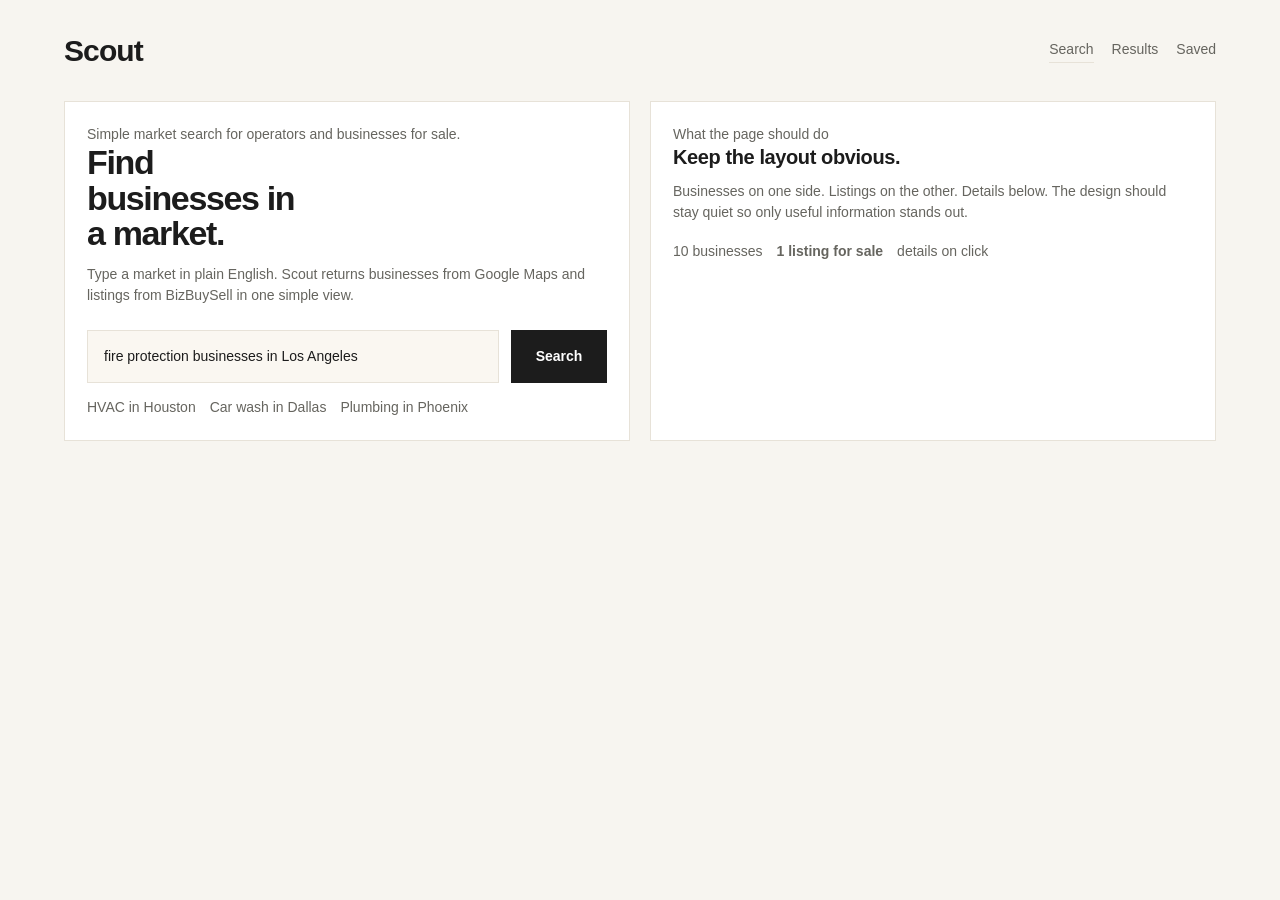
<file: scout/docs/feature/hex-ui-exploration/web/index.html>
<!doctype html>
<html lang="en">
  <head>
    <meta charset="utf-8" />
    <meta name="viewport" content="width=device-width, initial-scale=1" />
    <title>Scout</title>
    <link rel="stylesheet" href="./styles.css" />
  </head>
  <body data-page="home">
    <main class="page">
      <header class="site-header">
        <div class="brand-mark">Scout</div>
        <nav class="nav">
          <a class="active" href="./index.html">Search</a>
          <a href="./concept-a-thesis-canvas.html">Results</a>
          <a href="./concept-b-target-workbench.html">Saved</a>
        </nav>
      </header>

      <section class="hero">
        <section class="panel">
          <p class="meta-line">Simple market search for operators and businesses for sale.</p>
          <h1 class="page-title">Find businesses in a market.</h1>
          <p class="summary-line">
            Type a market in plain English. Scout returns businesses from Google Maps and listings
            from BizBuySell in one simple view.
          </p>

          <div class="search-row">
            <div class="search-input" id="home-query">fire protection businesses in Los Angeles</div>
            <a class="button" href="./concept-a-thesis-canvas.html">Search</a>
          </div>

          <div class="examples">
            <span>HVAC in Houston</span>
            <span>Car wash in Dallas</span>
            <span>Plumbing in Phoenix</span>
          </div>
        </section>

        <section class="panel">
          <p class="meta-line">What the page should do</p>
          <h2 class="section-title">Keep the layout obvious.</h2>
          <p class="summary-line">
            Businesses on one side. Listings on the other. Details below. The design should stay
            quiet so only useful information stands out.
          </p>
          <div class="tags" style="margin-top: 18px">
            <span id="home-business-count">10 businesses</span>
            <span class="attention" id="home-listing-count">1 listing for sale</span>
            <span>details on click</span>
          </div>
        </section>
      </section>
    </main>
    <script src="./app.js"></script>
  </body>
</html>
</file>
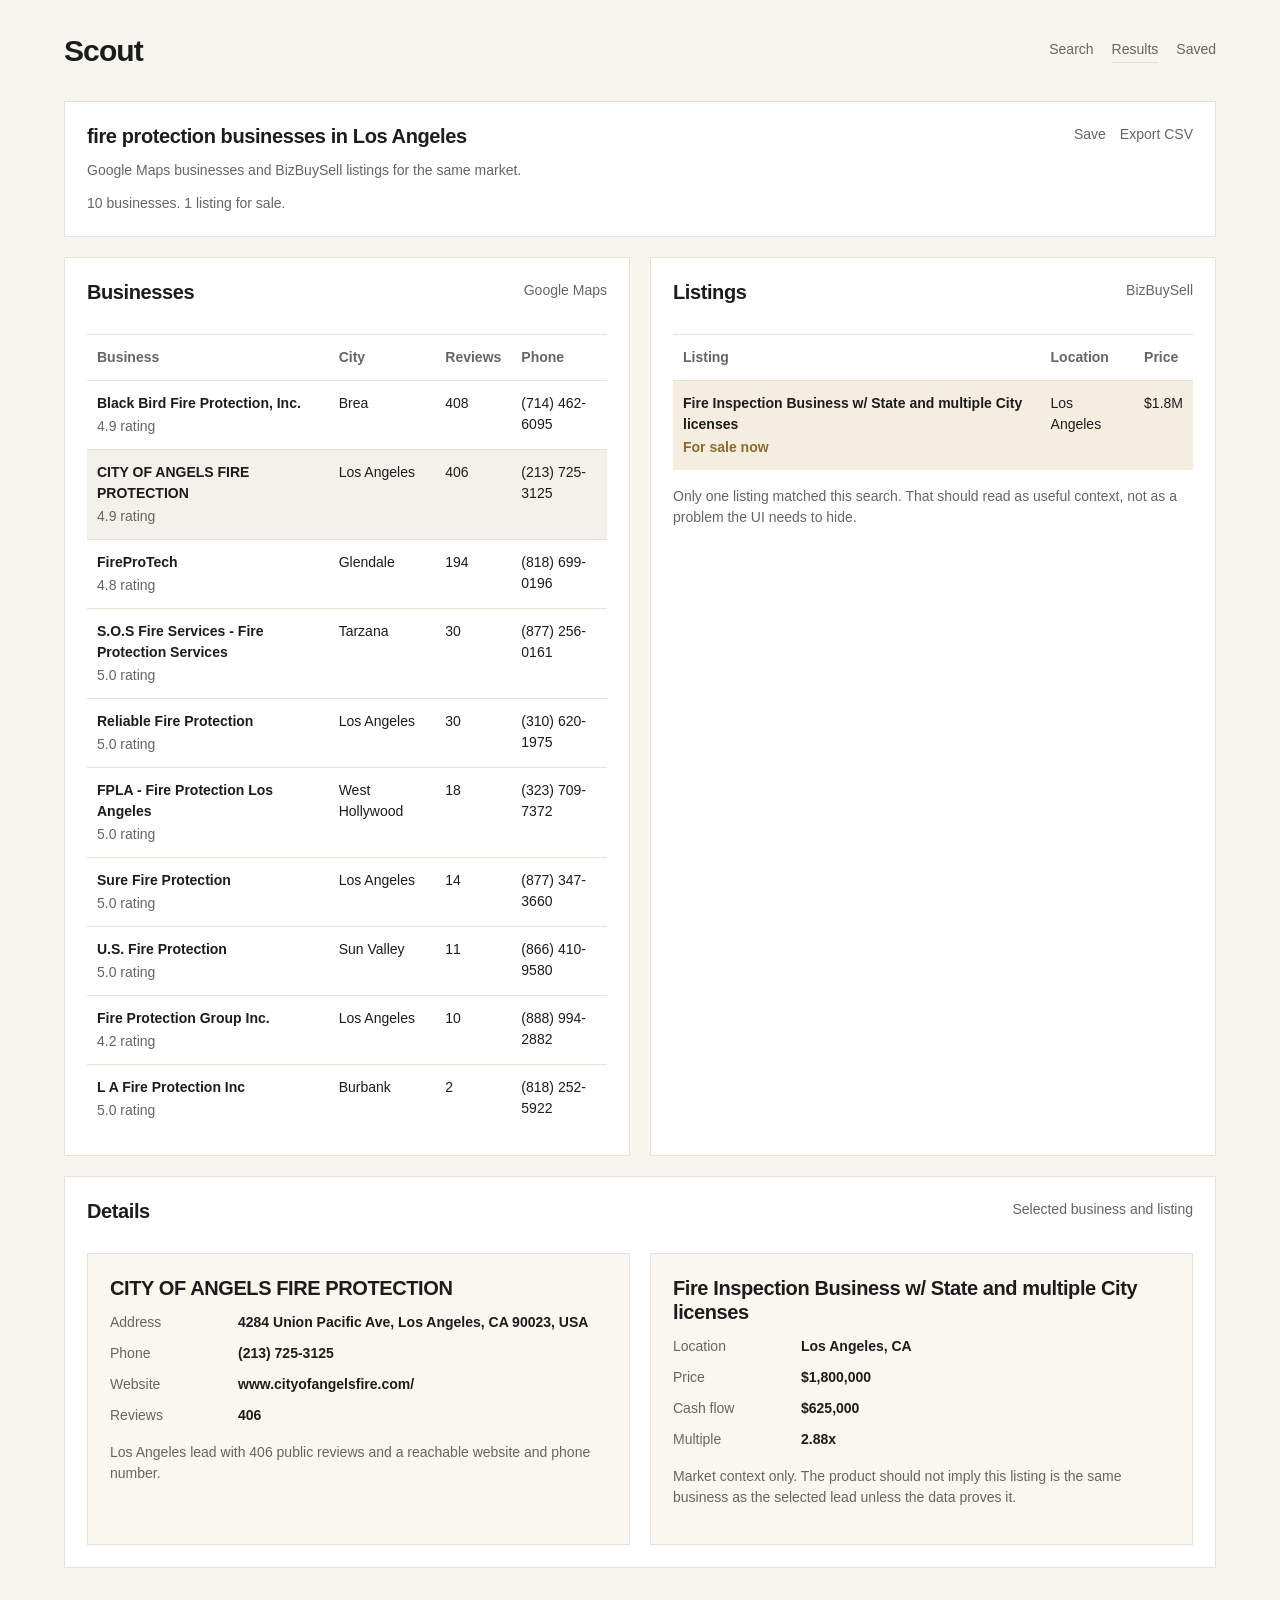
<file: scout/docs/feature/hex-ui-exploration/web/concept-a-thesis-canvas.html>
<!doctype html>
<html lang="en">
  <head>
    <meta charset="utf-8" />
    <meta name="viewport" content="width=device-width, initial-scale=1" />
    <title>Scout Results</title>
    <link rel="stylesheet" href="./styles.css" />
  </head>
  <body data-page="results">
    <main class="page">
      <header class="site-header">
        <div class="brand-mark">Scout</div>
        <nav class="nav">
          <a href="./index.html">Search</a>
          <a class="active" href="./concept-a-thesis-canvas.html">Results</a>
          <a href="./concept-b-target-workbench.html">Saved</a>
        </nav>
      </header>

      <section class="section">
        <div class="query-header">
          <div>
            <h1 class="query-title" id="results-query">fire protection businesses in Los Angeles</h1>
            <p class="summary-line" id="results-description">
              Google Maps businesses and BizBuySell listings for the same market.
            </p>
          </div>
          <div class="actions">
            <span>Save</span>
            <span>Export CSV</span>
          </div>
        </div>
        <p class="summary-line" id="results-summary">10 businesses. 1 listing for sale.</p>
      </section>

      <section class="split" style="margin-top: 20px">
        <section class="section">
          <div class="section-head">
            <h2 class="section-title">Businesses</h2>
            <p class="table-note">Google Maps</p>
          </div>

          <div class="table-wrap">
            <table>
              <thead>
                <tr>
                  <th>Business</th>
                  <th>City</th>
                  <th>Reviews</th>
                  <th>Phone</th>
                </tr>
              </thead>
              <tbody id="business-table-body"></tbody>
            </table>
          </div>
        </section>

        <section class="section">
          <div class="section-head">
            <h2 class="section-title">Listings</h2>
            <p class="table-note">BizBuySell</p>
          </div>

          <div class="table-wrap">
            <table>
              <thead>
                <tr>
                  <th>Listing</th>
                  <th>Location</th>
                  <th>Price</th>
                </tr>
              </thead>
              <tbody id="listing-table-body"></tbody>
            </table>
          </div>

          <p class="empty-state" id="listing-empty"></p>
        </section>
      </section>

      <section class="section" style="margin-top: 20px">
        <div class="section-head">
          <h2 class="section-title">Details</h2>
          <p class="table-note">Selected business and listing</p>
        </div>

        <div class="detail-grid">
          <section class="detail-section">
            <h3 class="detail-title" id="detail-business-name">CITY OF ANGELS FIRE PROTECTION</h3>
            <div class="detail-kv">
              <div>Address</div>
              <strong id="detail-business-address">4284 Union Pacific Ave, Los Angeles, CA</strong>
              <div>Phone</div>
              <strong id="detail-business-phone">(213) 725-3125</strong>
              <div>Website</div>
              <strong id="detail-business-website">cityofangelsfire.com</strong>
              <div>Reviews</div>
              <strong id="detail-business-reviews">406</strong>
            </div>
            <p class="footer-copy" id="detail-business-copy">Strong local lead with enough public proof to justify deeper diligence.</p>
          </section>

          <section class="detail-section">
            <h3 class="detail-title" id="detail-listing-name">Fire Inspection Business w/ State and multiple City licenses</h3>
            <div class="detail-kv">
              <div>Location</div>
              <strong id="detail-listing-location">Los Angeles, CA</strong>
              <div>Price</div>
              <strong class="attention" id="detail-listing-price">$1,800,000</strong>
              <div>Cash flow</div>
              <strong id="detail-listing-cashflow">$625,000</strong>
              <div>Multiple</div>
              <strong id="detail-listing-multiple">2.88x</strong>
            </div>
            <p class="footer-copy" id="detail-listing-copy">Market context only. The product should not imply this listing is the same business as the selected lead unless the data proves it.</p>
          </section>
        </div>
      </section>
    </main>
    <script src="./app.js"></script>
  </body>
</html>
</file>
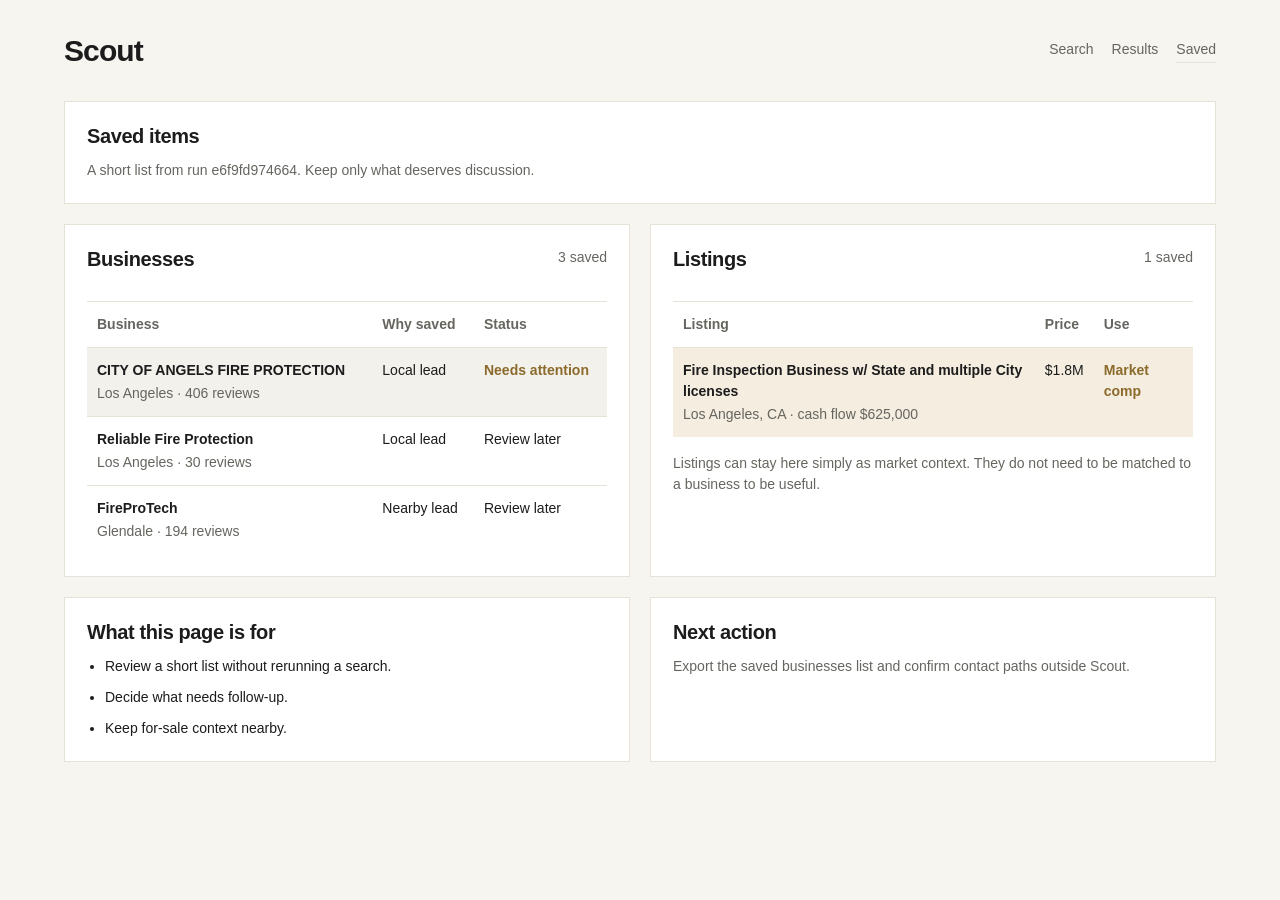
<file: scout/docs/feature/hex-ui-exploration/web/concept-b-target-workbench.html>
<!doctype html>
<html lang="en">
  <head>
    <meta charset="utf-8" />
    <meta name="viewport" content="width=device-width, initial-scale=1" />
    <title>Scout Saved</title>
    <link rel="stylesheet" href="./styles.css" />
  </head>
  <body data-page="saved">
    <main class="page">
      <header class="site-header">
        <div class="brand-mark">Scout</div>
        <nav class="nav">
          <a href="./index.html">Search</a>
          <a href="./concept-a-thesis-canvas.html">Results</a>
          <a class="active" href="./concept-b-target-workbench.html">Saved</a>
        </nav>
      </header>

      <section class="section">
        <h1 class="query-title">Saved items</h1>
        <p class="summary-line" id="saved-summary">A short list for partner review. Keep only what deserves discussion.</p>
      </section>

      <section class="split" style="margin-top: 20px">
        <section class="section">
          <div class="section-head">
            <h2 class="section-title">Businesses</h2>
            <p class="table-note">3 saved</p>
          </div>

          <div class="table-wrap">
            <table>
              <thead>
                <tr>
                  <th>Business</th>
                  <th>Why saved</th>
                  <th>Status</th>
                </tr>
              </thead>
              <tbody id="saved-business-table-body"></tbody>
            </table>
          </div>
        </section>

        <section class="section">
          <div class="section-head">
            <h2 class="section-title">Listings</h2>
            <p class="table-note">1 saved</p>
          </div>

          <div class="table-wrap">
            <table>
              <thead>
                <tr>
                  <th>Listing</th>
                  <th>Price</th>
                  <th>Use</th>
                </tr>
              </thead>
              <tbody id="saved-listing-table-body"></tbody>
            </table>
          </div>

          <p class="empty-state">
            Listings can stay here simply as market context. They do not need to be matched to a
            business to be useful.
          </p>
        </section>
      </section>

      <section class="notes" style="margin-top: 20px">
        <section class="note">
          <h2 class="note-title">What this page is for</h2>
          <ul>
            <li>Review a short list without rerunning a search.</li>
            <li>Decide what needs follow-up.</li>
            <li>Keep for-sale context nearby.</li>
          </ul>
        </section>

        <section class="note">
          <h2 class="note-title">Next action</h2>
          <p class="summary-line">
            Export the saved businesses list and confirm contact paths outside Scout.
          </p>
        </section>
      </section>
    </main>
    <script src="./app.js"></script>
  </body>
</html>
</file>
<file: scout/docs/feature/hex-ui-exploration/web/styles.css>
:root {
  --bg: #f7f5f0;
  --surface: #ffffff;
  --surface-tint: #faf7f1;
  --line: #e7e2d8;
  --text: #1c1c1c;
  --muted: #66655f;
  --accent: #8b6a2b;
  --accent-soft: #f4ede0;
  --selected: #f3f1ec;
  --sans: "Avenir Next", "Helvetica Neue", sans-serif;
}

* {
  box-sizing: border-box;
}

body {
  margin: 0;
  background: var(--bg);
  color: var(--text);
  font-family: var(--sans);
  font-size: 14px;
  line-height: 1.5;
}

a {
  color: inherit;
  text-decoration: none;
}

.page {
  max-width: 1200px;
  margin: 0 auto;
  padding: 28px 24px 48px;
}

.site-header {
  display: flex;
  align-items: center;
  justify-content: space-between;
  gap: 16px;
  margin-bottom: 28px;
}

.brand-mark {
  font-size: 30px;
  font-weight: 700;
  letter-spacing: -0.03em;
}

.nav,
.meta-line,
.summary-line,
.table-note,
.empty-state,
.detail-copy,
.row-secondary,
.footer-copy {
  color: var(--muted);
}

.nav {
  display: flex;
  gap: 18px;
}

.nav a {
  padding-bottom: 2px;
  border-bottom: 1px solid transparent;
}

.nav a.active,
.nav a:hover {
  border-color: var(--line);
}

.hero,
.split,
.detail-grid,
.notes {
  display: grid;
  gap: 20px;
}

.hero,
.split,
.detail-grid,
.notes {
  grid-template-columns: repeat(2, minmax(0, 1fr));
}

.panel,
.section,
.detail-section,
.note {
  background: var(--surface);
  border: 1px solid var(--line);
}

.panel,
.section,
.detail-section,
.note {
  padding: 22px;
}

.hero-title,
.section-title,
.detail-title,
.note-title {
  margin: 0 0 12px;
  font-size: 20px;
  line-height: 1.2;
  letter-spacing: -0.02em;
}

.page-title {
  margin: 0 0 10px;
  font-size: 34px;
  line-height: 1.05;
  letter-spacing: -0.04em;
  max-width: 12ch;
}

.meta-line,
.summary-line,
.table-note {
  margin: 0;
  font-size: 14px;
}

.search-row {
  display: flex;
  gap: 12px;
  margin: 24px 0 14px;
}

.search-input {
  flex: 1;
  padding: 15px 16px;
  border: 1px solid var(--line);
  background: var(--surface-tint);
  color: var(--text);
}

.button {
  display: inline-flex;
  align-items: center;
  justify-content: center;
  min-width: 96px;
  padding: 0 18px;
  background: var(--text);
  color: #fff;
  font-weight: 600;
}

.examples,
.actions,
.counts,
.tags {
  display: flex;
  flex-wrap: wrap;
  gap: 14px;
}

.examples span,
.counts span,
.actions span,
.tags span {
  color: var(--muted);
}

.query-header,
.section-head {
  display: flex;
  justify-content: space-between;
  gap: 18px;
  align-items: flex-start;
}

.query-title {
  margin: 0 0 8px;
  font-size: 20px;
  line-height: 1.2;
  letter-spacing: -0.02em;
}

.summary-line {
  margin-top: 12px;
}

.table-wrap {
  margin-top: 18px;
  border-top: 1px solid var(--line);
}

table {
  width: 100%;
  border-collapse: collapse;
}

thead th {
  padding: 12px 10px;
  font-size: 14px;
  font-weight: 600;
  text-align: left;
  color: var(--muted);
}

tbody td {
  padding: 12px 10px;
  border-top: 1px solid var(--line);
  vertical-align: top;
}

tbody tr.selected {
  background: var(--selected);
}

tbody tr.signal {
  background: var(--accent-soft);
}

.row-primary {
  display: block;
  font-weight: 600;
}

.row-secondary {
  display: block;
  margin-top: 2px;
}

.attention {
  color: var(--accent);
  font-weight: 600;
}

.detail-grid {
  margin-top: 18px;
}

.detail-section {
  background: var(--surface-tint);
}

.detail-kv {
  display: grid;
  grid-template-columns: 110px minmax(0, 1fr);
  gap: 10px 18px;
}

.detail-kv div {
  color: var(--muted);
}

.detail-kv strong {
  color: var(--text);
  font-weight: 600;
}

.footer-copy {
  margin-top: 16px;
}

.empty-state {
  margin-top: 16px;
}

.note ul {
  margin: 0;
  padding-left: 18px;
}

.note li + li {
  margin-top: 10px;
}

@media (max-width: 900px) {
  .hero,
  .split,
  .detail-grid,
  .notes {
    grid-template-columns: 1fr;
  }
}

@media (max-width: 700px) {
  .page {
    padding: 20px 16px 36px;
  }

  .site-header,
  .query-header,
  .section-head,
  .search-row {
    flex-direction: column;
    align-items: stretch;
  }

  .nav {
    gap: 14px;
  }

  .page-title {
    font-size: 30px;
  }
}
</file>
